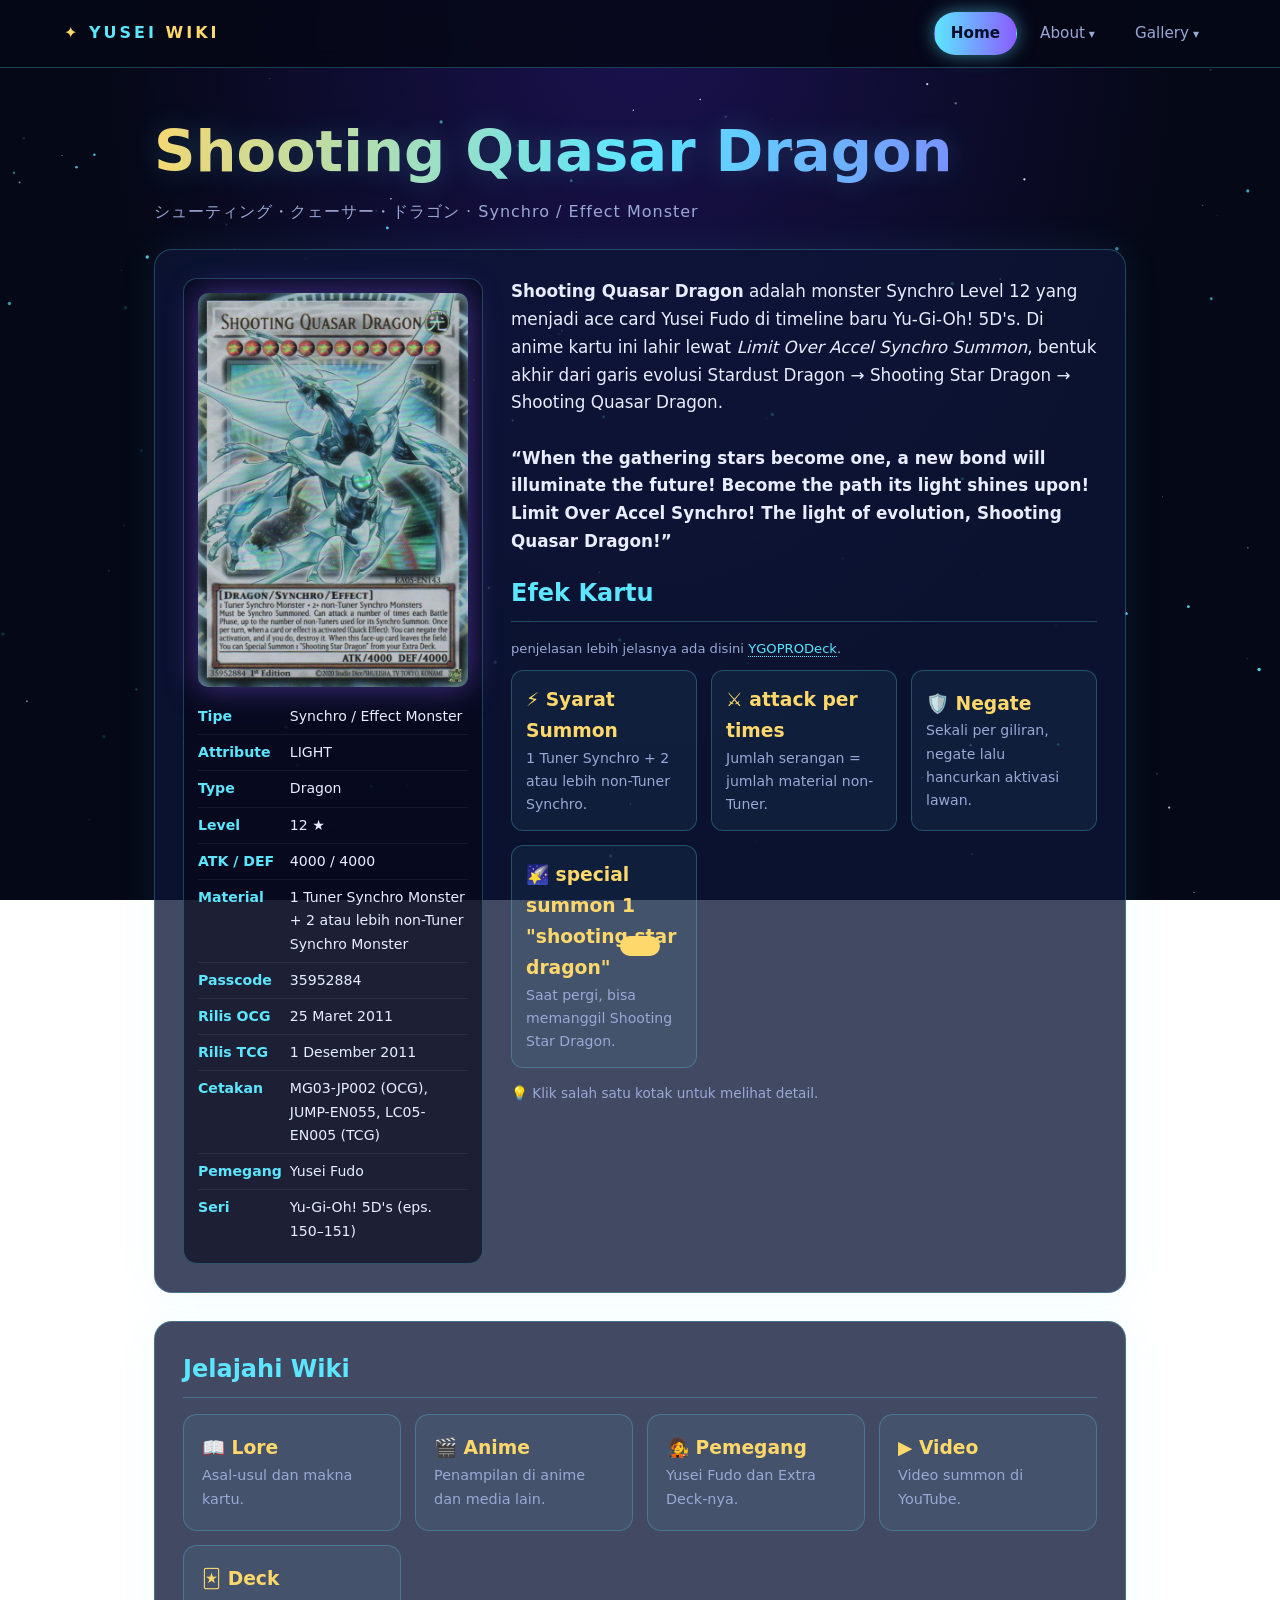
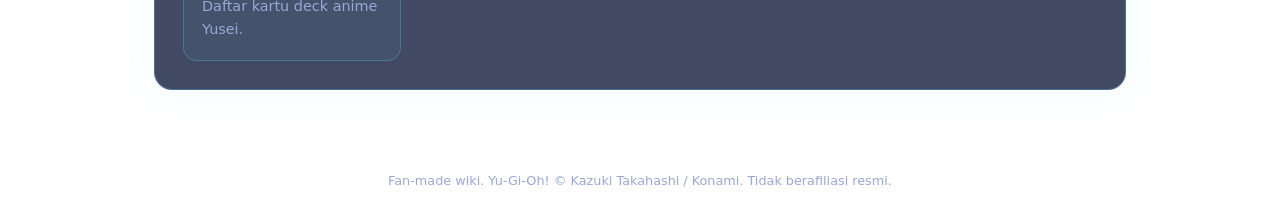
<file: index.html>
<!DOCTYPE html>
<html lang="id">
<head>
  <meta charset="UTF-8">
  <meta name="viewport" content="width=device-width, initial-scale=1">
  <title>Home – Shooting Quasar Dragon | YUSEI Wiki</title>
  <link rel="icon" href="images/yusei-fudo.jpg" type="image/x-icon">
  <link rel="stylesheet" href="uts4.css">
</head>
<body>
  <canvas id="stars" aria-hidden="true"></canvas>
  <header class="topbar" id="topbar"></header>

  <main class="wrap">
    <h1 class="title">Shooting Quasar Dragon</h1>
    <p class="subtitle">シューティング・クェーサー・ドラゴン · Synchro / Effect Monster</p>

    <!-- ============ RINGKASAN ============ -->
    <section class="panel" id="ringkasan">
      <div class="layout">
        <aside class="infobox">
          <div class="infobox-img" id="mainCard"></div>
          <table>
            <tr><th>Tipe</th><td>Synchro / Effect Monster</td></tr>
            <tr><th>Attribute</th><td>LIGHT</td></tr>
            <tr><th>Type</th><td>Dragon</td></tr>
            <tr><th>Level</th><td>12 ★</td></tr>
            <tr><th>ATK / DEF</th><td>4000 / 4000</td></tr>
            <tr><th>Material</th><td>1 Tuner Synchro Monster + 2 atau lebih non-Tuner Synchro Monster</td></tr>
            <tr><th>Passcode</th><td>35952884</td></tr>
            <tr><th>Rilis OCG</th><td>25 Maret 2011</td></tr>
            <tr><th>Rilis TCG</th><td>1 Desember 2011</td></tr>
            <tr><th>Cetakan</th><td>MG03-JP002 (OCG), JUMP-EN055, LC05-EN005 (TCG)</td></tr>
            <tr><th>Pemegang</th><td>Yusei Fudo</td></tr>
            <tr><th>Seri</th><td>Yu-Gi-Oh! 5D's (eps. 150–151)</td></tr>
          </table>
        </aside>

        <article class="content">
          <p class="lead">
            <b>Shooting Quasar Dragon</b> adalah monster Synchro Level 12 yang menjadi ace card
            Yusei Fudo di timeline baru Yu-Gi-Oh! 5D's. Di anime kartu ini lahir lewat
            <i>Limit Over Accel Synchro Summon</i>, bentuk akhir dari garis evolusi Stardust Dragon →
            Shooting Star Dragon → Shooting Quasar Dragon.
            <br>
            <br>
            <b>“When the gathering stars become one, a new bond will illuminate the future! Become the path its light shines upon! Limit Over Accel Synchro! The light of evolution, Shooting Quasar Dragon!”</b>
          </p>

          <h2>Efek Kartu</h2>
          <p class="src">
            penjelasan lebih jelasnya ada disini
            <a href="https://ygoprodeck.com/card/shooting-quasar-dragon-3040" target="_blank" rel="noopener">YGOPRODeck</a>.
          </p>

          <div class="cards-grid">
            <button class="feature" data-info="Kartu ini harus di-Synchro Summon dan tidak bisa di-Special Summon dengan cara lain.">
              <h3>⚡ Syarat Summon</h3>
              <p>1 Tuner Synchro + 2 atau lebih non-Tuner Synchro.</p>
            </button>
            <button class="feature" data-info="Maksimal serangan per Battle Phase sama dengan jumlah monster non-Tuner yang dipakai sebagai Synchro Material. Catatan ruling: bila Skill Drain aktif saat serangan ke-2 dan seterusnya, efeknya ternegasi dan serangan berhenti. Dengan Twin Swords of Flashing Light - Tryce, kartu ini tetap maksimal 3 serangan bila efeknya sendiri memberi 3 serangan.">
              <h3>⚔️ attack per times</h3>
              <p>Jumlah serangan = jumlah material non-Tuner.</p>
            </button>
            <button class="feature" data-info="Sekali per giliran, di giliran siapa pun, saat sebuah kartu atau efek diaktifkan: kamu dapat negate aktivasinya, dan jika berhasil, menghancurkannya.">
              <h3>🛡️ Negate</h3>
              <p>Sekali per giliran, negate lalu hancurkan aktivasi lawan.</p>
            </button>
            <button class="feature" data-info="Saat kartu ini meninggalkan lapangan: kamu dapat Special Summon 1 &quot;Shooting Star Dragon&quot; dari Extra Deck.">
              <h3>🌠 special summon 1 "shooting star dragon"</h3>
              <p>Saat pergi, bisa memanggil Shooting Star Dragon.</p>
            </button>
          </div>

          <p class="hint">💡 Klik salah satu kotak untuk melihat detail.</p>
          <div class="infopop" id="infopop"></div>
        </article>
      </div>
    </section>

    <!-- ============ JELAJAHI (pintasan ke halaman lain) ============ -->
    <section class="panel" id="jelajahi" style="margin-top:28px">
      <h2>Jelajahi Wiki</h2>
      <div class="explore">
        <a class="explore-card" href="lore.html"><h3>📖 Lore</h3><p>Asal-usul dan makna kartu.</p></a>
        <a class="explore-card" href="anime.html"><h3>🎬 Anime</h3><p>Penampilan di anime dan media lain.</p></a>
        <a class="explore-card" href="pemegang.html"><h3>🧑‍🎤 Pemegang</h3><p>Yusei Fudo dan Extra Deck-nya.</p></a>
        <a class="explore-card" href="video.html"><h3>▶️ Video</h3><p>Video summon di YouTube.</p></a>
        <a class="explore-card" href="deck.html"><h3>🃏 Deck</h3><p>Daftar kartu deck anime Yusei.</p></a>
      </div>
    </section>
  </main>

  <footer>Fan-made wiki. Yu-Gi-Oh! © Kazuki Takahashi / Konami. Tidak berafiliasi resmi.</footer>
  <div class="toast" id="toast" role="status"></div>

  <script src="datauts4.js"></script>
  <script src="uts4.js"></script>
</body>
</html>
</file>
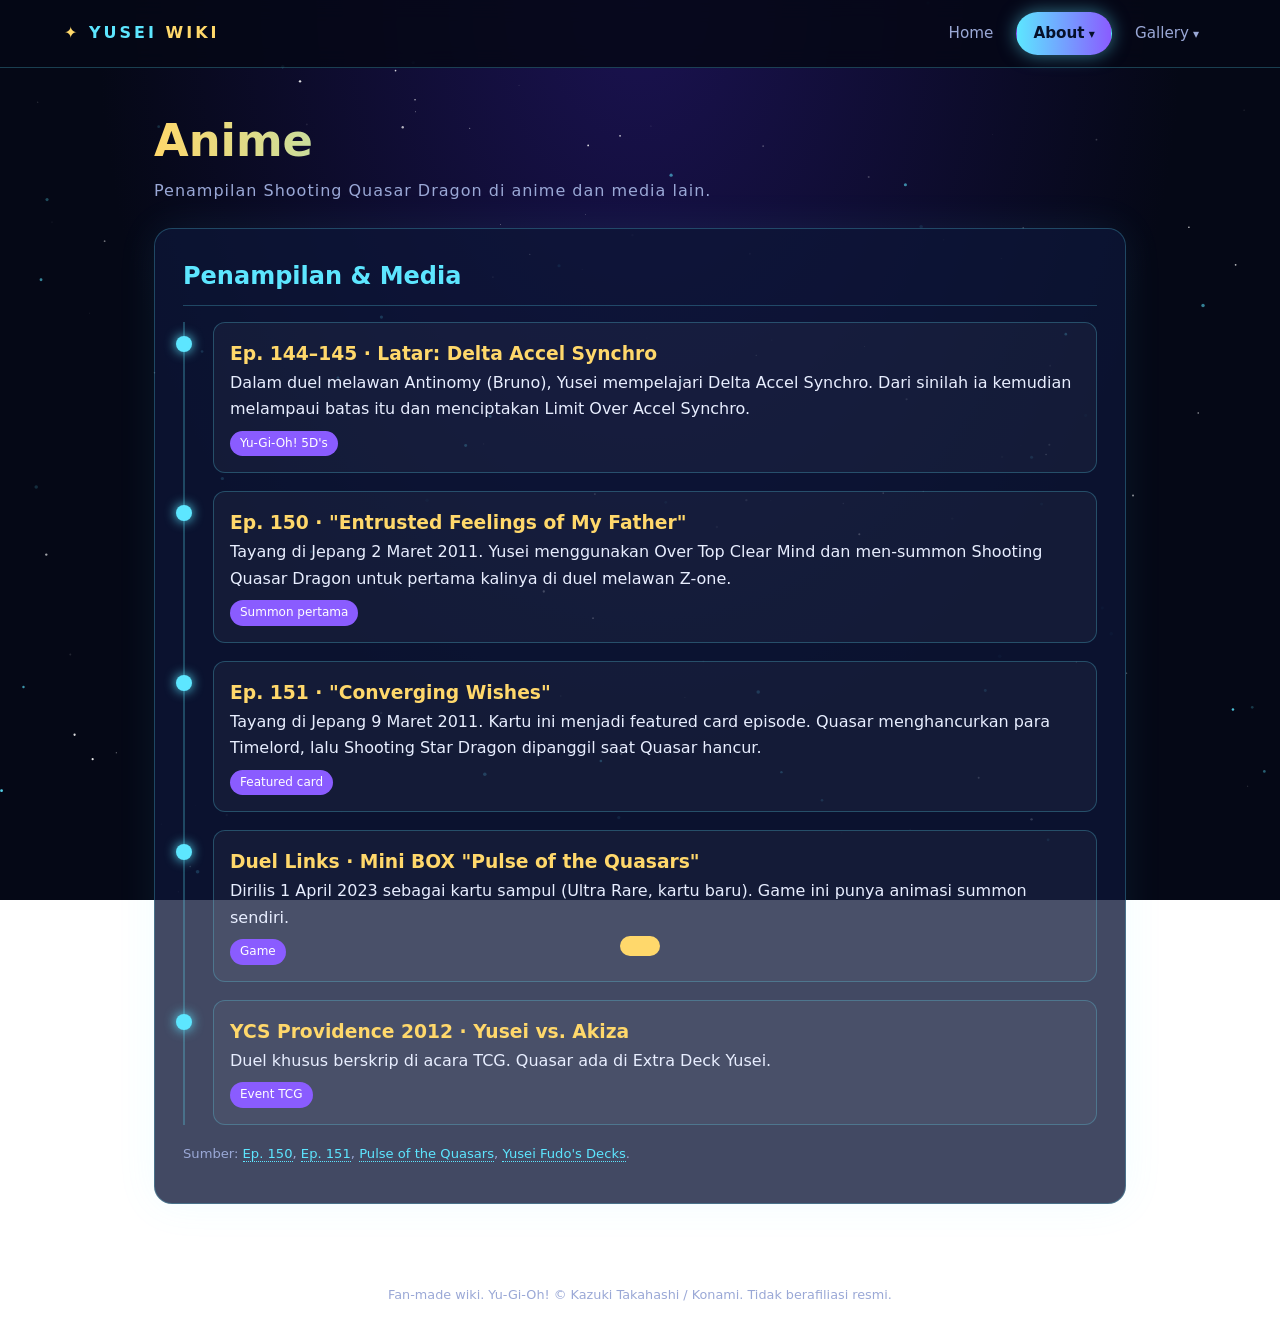
<file: anime.html>
<!DOCTYPE html>
<html lang="id">
<head>
  <meta charset="UTF-8">
  <meta name="viewport" content="width=device-width, initial-scale=1">
  <title>Anime – YUSEI Wiki</title>
  <link rel="icon" href="images/yusei-fudo.jpg" type="image/x-icon">
  <link rel="stylesheet" href="uts4.css">
</head>
<body>
  <canvas id="stars" aria-hidden="true"></canvas>
  <header class="topbar" id="topbar"></header>

  <main class="wrap">
    <h1 class="page-title">Anime</h1>
    <p class="subtitle">Penampilan Shooting Quasar Dragon di anime dan media lain.</p>

    <section class="panel" id="anime">
      <h2>Penampilan &amp; Media</h2>

      <div class="timeline">
        <div class="tl-item">
          <div class="dot"></div>
          <div class="tl-card">
            <h3>Ep. 144–145 · Latar: Delta Accel Synchro</h3>
            <p>Dalam duel melawan Antinomy (Bruno), Yusei mempelajari Delta Accel Synchro. Dari sinilah
              ia kemudian melampaui batas itu dan menciptakan Limit Over Accel Synchro.</p>
            <span class="badge">Yu-Gi-Oh! 5D's</span>
          </div>
        </div>

        <div class="tl-item">
          <div class="dot"></div>
          <div class="tl-card">
            <h3>Ep. 150 · "Entrusted Feelings of My Father"</h3>
            <p>Tayang di Jepang 2 Maret 2011. Yusei menggunakan Over Top Clear Mind dan men-summon
              Shooting Quasar Dragon untuk pertama kalinya di duel melawan Z-one.</p>
            <span class="badge">Summon pertama</span>
          </div>
        </div>

        <div class="tl-item">
          <div class="dot"></div>
          <div class="tl-card">
            <h3>Ep. 151 · "Converging Wishes"</h3>
            <p>Tayang di Jepang 9 Maret 2011. Kartu ini menjadi featured card episode. Quasar menghancurkan
              para Timelord, lalu Shooting Star Dragon dipanggil saat Quasar hancur.</p>
            <span class="badge">Featured card</span>
          </div>
        </div>

        <div class="tl-item">
          <div class="dot"></div>
          <div class="tl-card">
            <h3>Duel Links · Mini BOX "Pulse of the Quasars"</h3>
            <p>Dirilis 1 April 2023 sebagai kartu sampul (Ultra Rare, kartu baru). Game ini punya animasi
              summon sendiri.</p>
            <span class="badge">Game</span>
          </div>
        </div>

        <div class="tl-item">
          <div class="dot"></div>
          <div class="tl-card">
            <h3>YCS Providence 2012 · Yusei vs. Akiza</h3>
            <p>Duel khusus berskrip di acara TCG. Quasar ada di Extra Deck Yusei.</p>
            <span class="badge">Event TCG</span>
          </div>
        </div>
      </div>

      <p class="src">
        Sumber:
        <a href="https://yugipedia.com/wiki/Yu-Gi-Oh!_5D%27s_-_Episode_150" target="_blank" rel="noopener">Ep. 150</a>,
        <a href="https://yugipedia.com/wiki/Yu-Gi-Oh!_5D's_-_Episode_151" target="_blank" rel="noopener">Ep. 151</a>,
        <a href="https://yugipedia.com/wiki/Pulse_of_the_Quasars" target="_blank" rel="noopener">Pulse of the Quasars</a>,
        <a href="https://yugipedia.com/wiki/Yusei_Fudo%27s_Decks" target="_blank" rel="noopener">Yusei Fudo's Decks</a>.
      </p>
    </section>
  </main>

  <footer>Fan-made wiki. Yu-Gi-Oh! © Kazuki Takahashi / Konami. Tidak berafiliasi resmi.</footer>
  <div class="toast" id="toast" role="status"></div>

  <script src="datauts4.js"></script>
  <script src="uts4.js"></script>
</body>
</html>
</file>
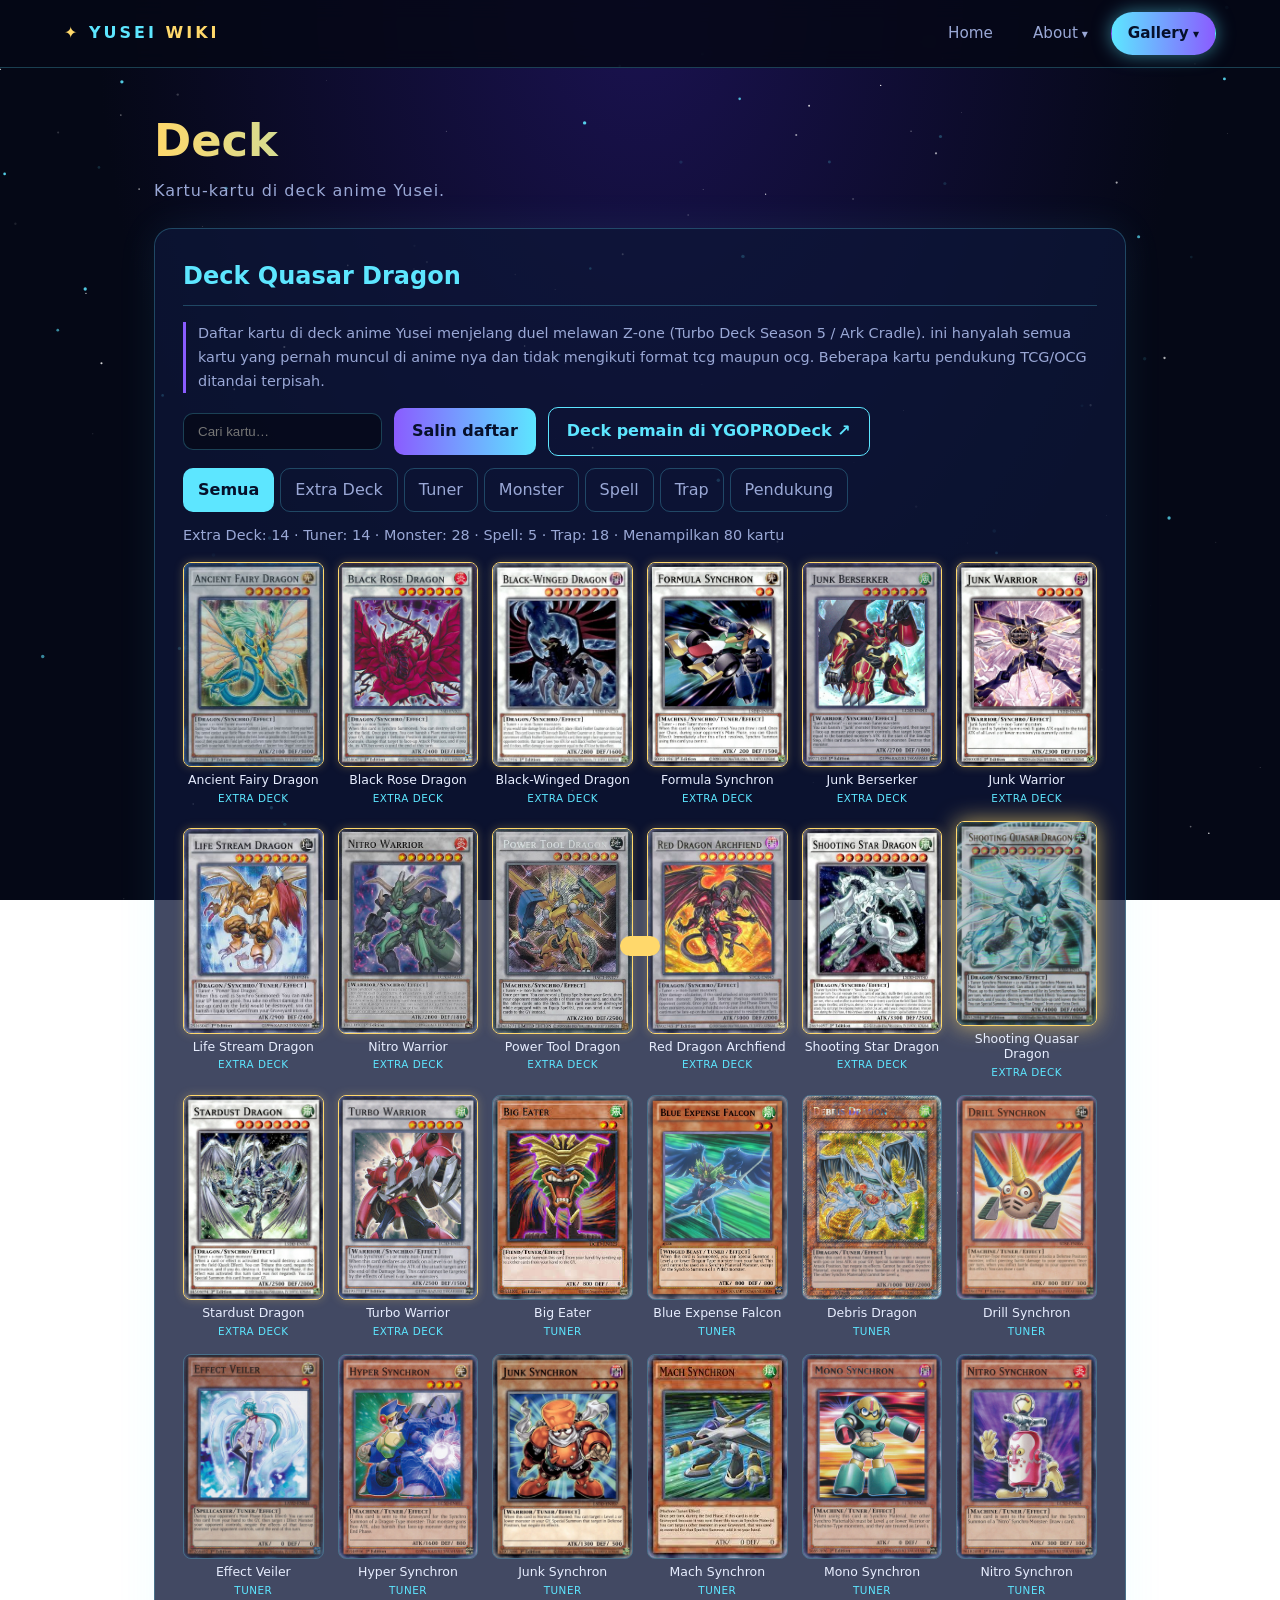
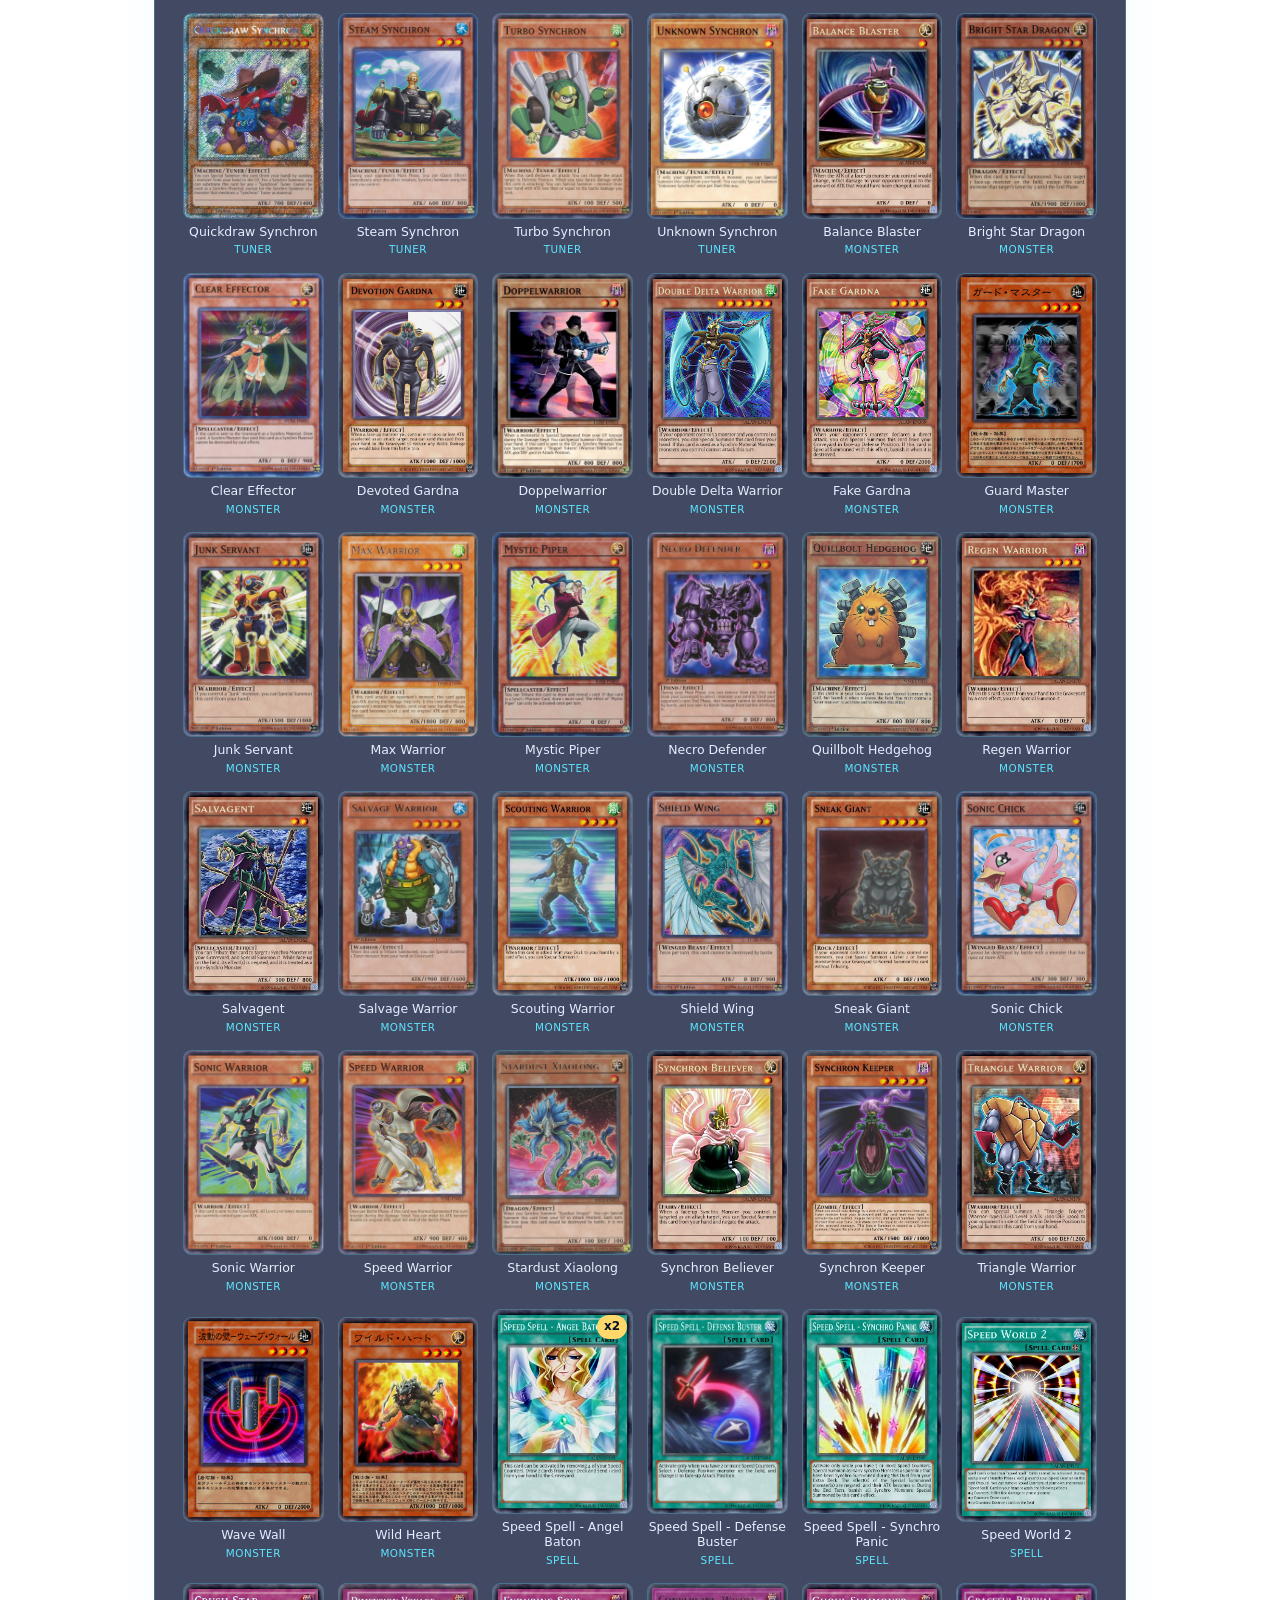
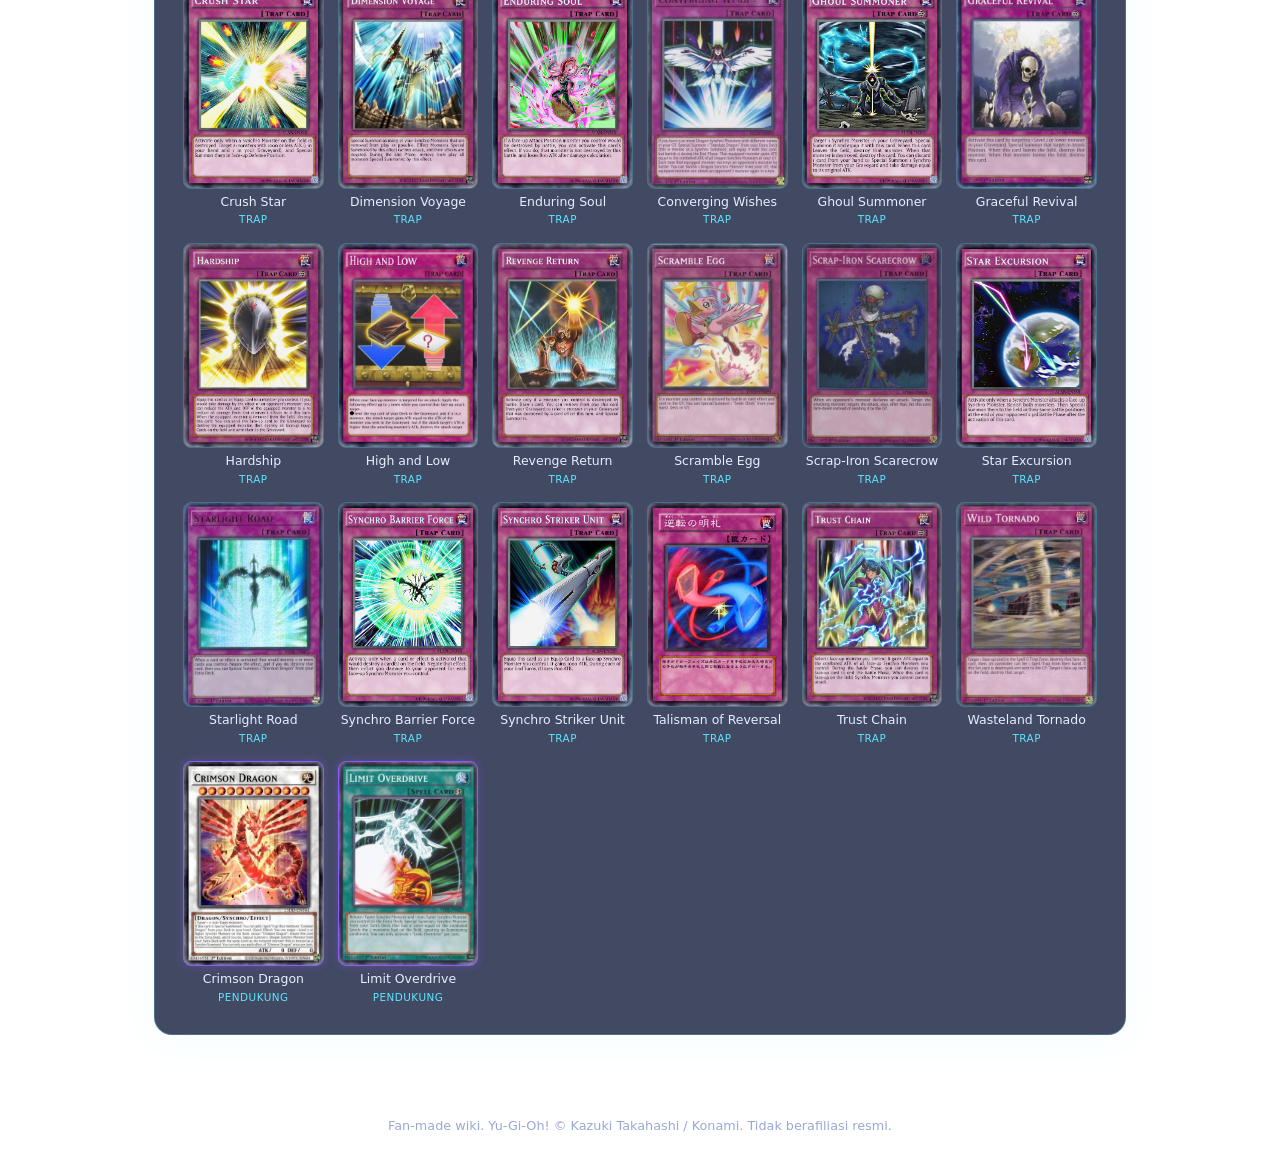
<file: deck.html>
<!DOCTYPE html>
<html lang="id">
<head>
  <meta charset="UTF-8">
  <meta name="viewport" content="width=device-width, initial-scale=1">
  <title>Deck – YUSEI Wiki</title>
  <link rel="icon" href="images/yusei-fudo.jpg" type="image/x-icon">
  <link rel="stylesheet" href="uts4.css">
</head>
<body>
  <canvas id="stars" aria-hidden="true"></canvas>
  <header class="topbar" id="topbar"></header>

  <main class="wrap">
    <h1 class="page-title">Deck</h1>
    <p class="subtitle">Kartu-kartu di deck anime Yusei.</p>

    <section class="panel" id="deck">
      <h2>Deck Quasar Dragon</h2>
      <p class="deck-note">
        Daftar kartu di deck anime Yusei menjelang duel melawan Z-one (Turbo Deck Season 5 / Ark Cradle).
        ini hanyalah semua kartu yang pernah muncul di anime nya dan tidak mengikuti format tcg maupun ocg. Beberapa kartu pendukung TCG/OCG ditandai terpisah.
      </p>

      <div class="deck-tools">
        <input type="search" id="search" placeholder="Cari kartu…">
        <button class="btn" id="copyDeck">Salin daftar</button>
        <a class="btn alt" href="https://ygoprodeck.com/deck-search/?&cardcode=Shooting%20Quasar%20Dragon%7C&offset=0"
           target="_blank" rel="noopener">Deck pemain di YGOPRODeck ↗</a>
      </div>

      <div class="filters" id="filters"></div>
      <div class="deck-stats" id="deckStats"></div>
      <div class="deck-grid" id="deckGrid"></div>
    </section>
  </main>

  <!-- ============ MODAL KARTU ============ -->
  <div class="modal" id="modal" role="dialog" aria-modal="true" aria-labelledby="modalName">
    <div class="modal-box">
      <button class="close" id="closeModal" aria-label="Tutup">✕</button>
      <div class="modal-img" id="modalImg"></div>
      <div class="modal-text">
        <h3 id="modalName"></h3>
        <p class="meta" id="modalMeta"></p>
        <p id="modalDesc"></p>
        <p class="links" id="modalLinks"></p>
      </div>
    </div>
  </div>

  <footer>Fan-made wiki. Yu-Gi-Oh! © Kazuki Takahashi / Konami. Tidak berafiliasi resmi.</footer>
  <div class="toast" id="toast" role="status"></div>

  <script src="datauts4.js"></script>
  <script src="uts4.js"></script>
</body>
</html>
</file>
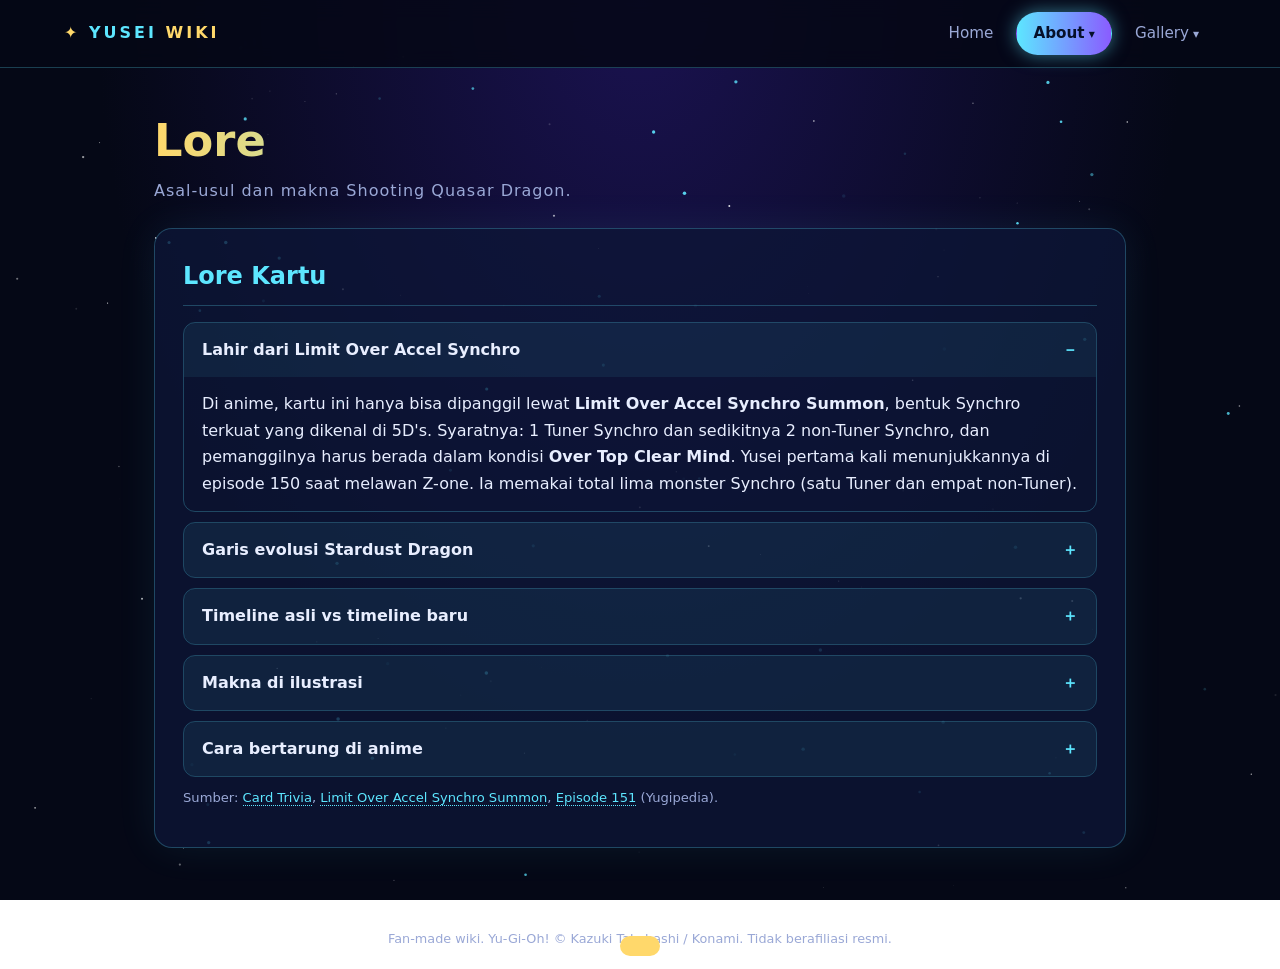
<file: lore.html>
<!DOCTYPE html>
<html lang="id">
<head>
  <meta charset="UTF-8">
  <meta name="viewport" content="width=device-width, initial-scale=1">
  <title>Lore – YUSEI Wiki</title>
  <link rel="icon" href="images/yusei-fudo.jpg" type="image/x-icon">
  <link rel="stylesheet" href="uts4.css">
</head>
<body>
  <canvas id="stars" aria-hidden="true"></canvas>
  <header class="topbar" id="topbar"></header>

  <main class="wrap">
    <h1 class="page-title">Lore</h1>
    <p class="subtitle">Asal-usul dan makna Shooting Quasar Dragon.</p>

    <section class="panel" id="lore">
      <h2>Lore Kartu</h2>

      <div class="accordion">
        <div class="acc-item open">
          <button class="acc-head">Lahir dari Limit Over Accel Synchro</button>
          <div class="acc-body"><div class="acc-inner"><p>
            Di anime, kartu ini hanya bisa dipanggil lewat <b>Limit Over Accel Synchro Summon</b>, bentuk
            Synchro terkuat yang dikenal di 5D's. Syaratnya: 1 Tuner Synchro dan sedikitnya 2 non-Tuner
            Synchro, dan pemanggilnya harus berada dalam kondisi <b>Over Top Clear Mind</b>. Yusei pertama
            kali menunjukkannya di episode 150 saat melawan Z-one. Ia memakai total lima monster Synchro
            (satu Tuner dan empat non-Tuner).
          </p></div></div>
        </div>

        <div class="acc-item">
          <button class="acc-head">Garis evolusi Stardust Dragon</button>
          <div class="acc-body"><div class="acc-inner"><p>
            Kartu ini adalah bentuk Limit Over Accel Synchro dari Stardust Dragon. Urutannya: Stardust
            Dragon → Shooting Star Dragon → Shooting Quasar Dragon. Efek terakhirnya pun mengikuti garis
            itu, karena saat Quasar pergi, Shooting Star Dragon bisa dipanggil kembali.
          </p></div></div>
        </div>

        <div class="acc-item">
          <button class="acc-head">Timeline asli vs timeline baru</button>
          <div class="acc-body"><div class="acc-inner"><p>
            Di timeline asli, ace pamungkas Yusei adalah <b>Cosmic Blazar Dragon</b> (Delta Accel Synchro),
            kartu yang tidak pernah muncul di layar. Kedatangan Z-one mengubah masa depan itu, sehingga
            Yusei mengembangkan Over Top Clear Mind dan melahirkan Shooting Quasar Dragon sebagai ace
            pamungkasnya di timeline baru. Kartu ini juga punya padanan Duel Dragon bernama
            <b>Stardust Sifr Divine Dragon</b>.
          </p></div></div>
        </div>

        <div class="acc-item">
          <button class="acc-head">Makna di ilustrasi</button>
          <div class="acc-body"><div class="acc-inner"><p>
            Enam cincin Synchro Summon berwarna berbeda muncul di ilustrasi kartu ini. Cincin-cincin itu
            merujuk pada enam Signer Dragon yang terkait dengan kartunya. Monster ini juga muncul di
            ilustrasi spell <i>Limit Overdrive</i>.
          </p></div></div>
        </div>

        <div class="acc-item">
          <button class="acc-head">Cara bertarung di anime</button>
          <div class="acc-body"><div class="acc-inner"><p>
            Saat dipanggil, lima orb muncul mengelilingi naga ini, masing-masing mewakili satu material
            Synchro. Dengan serangan <i>The Creation Burst</i>, Quasar menghancurkan monster-monster
            Timelord milik Z-one satu per satu. Orb terakhir, milik Life Stream Dragon, ditembakkan ke
            Sandaion, lalu Shooting Star Dragon dipanggil sebagai penggantinya.
          </p></div></div>
        </div>
      </div>

      <p class="src">
        Sumber:
        <a href="https://yugipedia.com/wiki/Card_Trivia:Shooting_Quasar_Dragon" target="_blank" rel="noopener">Card Trivia</a>,
        <a href="https://yugipedia.com/wiki/Limit_Over_Accel_Synchro_Summon" target="_blank" rel="noopener">Limit Over Accel Synchro Summon</a>,
        <a href="https://yugipedia.com/wiki/Yu-Gi-Oh!_5D's_-_Episode_151" target="_blank" rel="noopener">Episode 151</a> (Yugipedia).
      </p>
    </section>
  </main>

  <footer>Fan-made wiki. Yu-Gi-Oh! © Kazuki Takahashi / Konami. Tidak berafiliasi resmi.</footer>
  <div class="toast" id="toast" role="status"></div>

  <script src="datauts4.js"></script>
  <script src="uts4.js"></script>
</body>
</html>
</file>
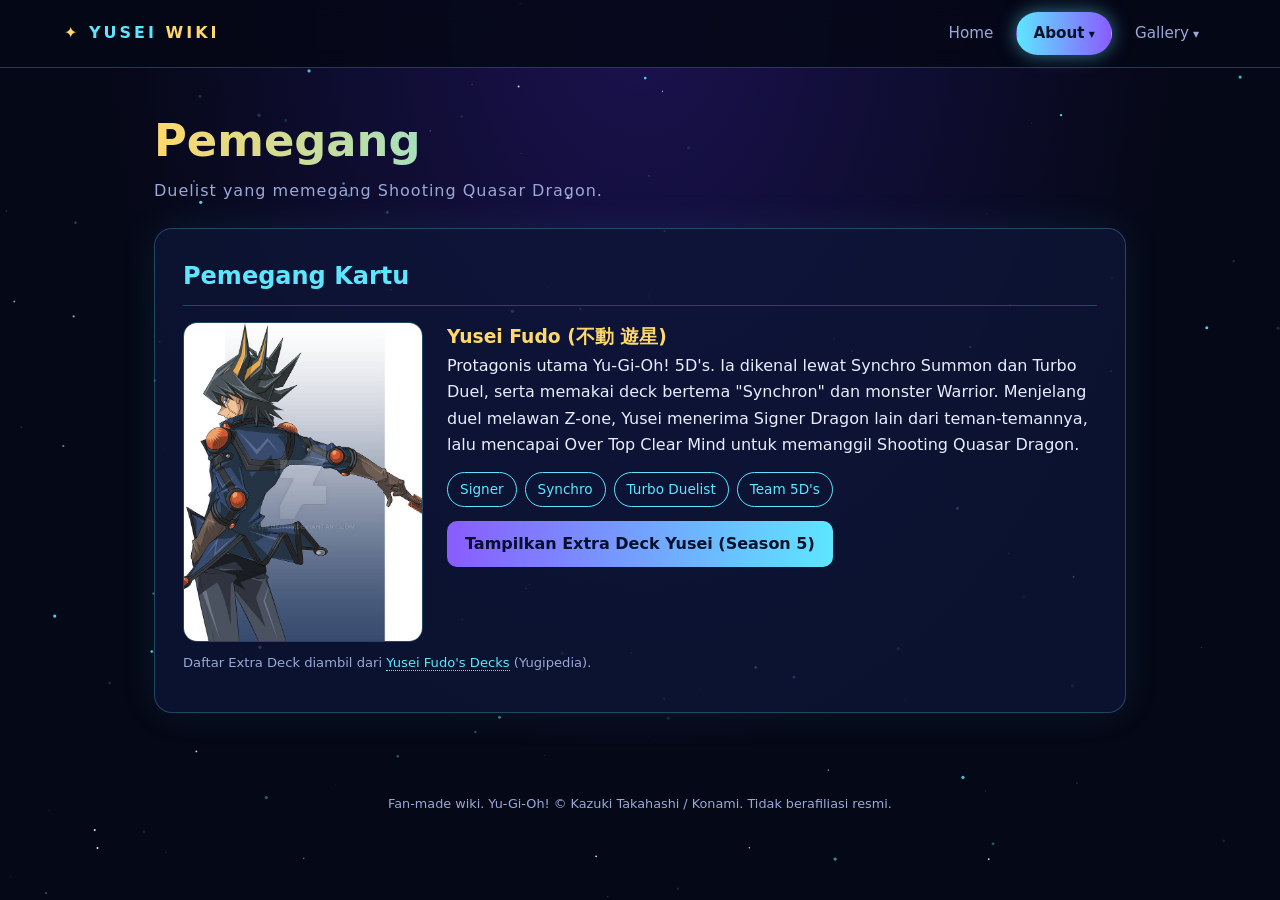
<file: pemegang.html>
<!DOCTYPE html>
<html lang="id">
<head>
  <meta charset="UTF-8">
  <meta name="viewport" content="width=device-width, initial-scale=1">
  <title>Pemegang – YUSEI Wiki</title>
  <link rel="icon" href="images/yusei-fudo.jpg" type="image/x-icon">
  <link rel="stylesheet" href="uts4.css">
</head>
<body>
  <canvas id="stars" aria-hidden="true"></canvas>
  <header class="topbar" id="topbar"></header>

  <main class="wrap">
    <h1 class="page-title">Pemegang</h1>
    <p class="subtitle">Duelist yang memegang Shooting Quasar Dragon.</p>

    <section class="panel" id="pemegang">
      <h2>Pemegang Kartu</h2>

      <div class="holder">
        <div class="holder-img" id="holderImg"></div>
        <div>
          <h3>Yusei Fudo (不動 遊星)</h3>
          <p>
            Protagonis utama Yu-Gi-Oh! 5D's. Ia dikenal lewat Synchro Summon dan Turbo Duel, serta memakai
            deck bertema "Synchron" dan monster Warrior. Menjelang duel melawan Z-one, Yusei menerima
            Signer Dragon lain dari teman-temannya, lalu mencapai Over Top Clear Mind untuk memanggil
            Shooting Quasar Dragon.
          </p>
          <div class="chips">
            <span class="chip">Signer</span>
            <span class="chip">Synchro</span>
            <span class="chip">Turbo Duelist</span>
            <span class="chip">Team 5D's</span>
          </div>
          <button class="btn" id="holderBtn"></button>
          <ul class="ace-list" id="aceList" hidden></ul>
        </div>
      </div>

      <p class="src">
        Daftar Extra Deck diambil dari
        <a href="https://yugipedia.com/wiki/Yusei_Fudo%27s_Decks" target="_blank" rel="noopener">Yusei Fudo's Decks</a> (Yugipedia).
      </p>
    </section>
  </main>

  <footer>Fan-made wiki. Yu-Gi-Oh! © Kazuki Takahashi / Konami. Tidak berafiliasi resmi.</footer>
  <div class="toast" id="toast" role="status"></div>

  <script src="datauts4.js"></script>
  <script src="uts4.js"></script>
</body>
</html>
</file>
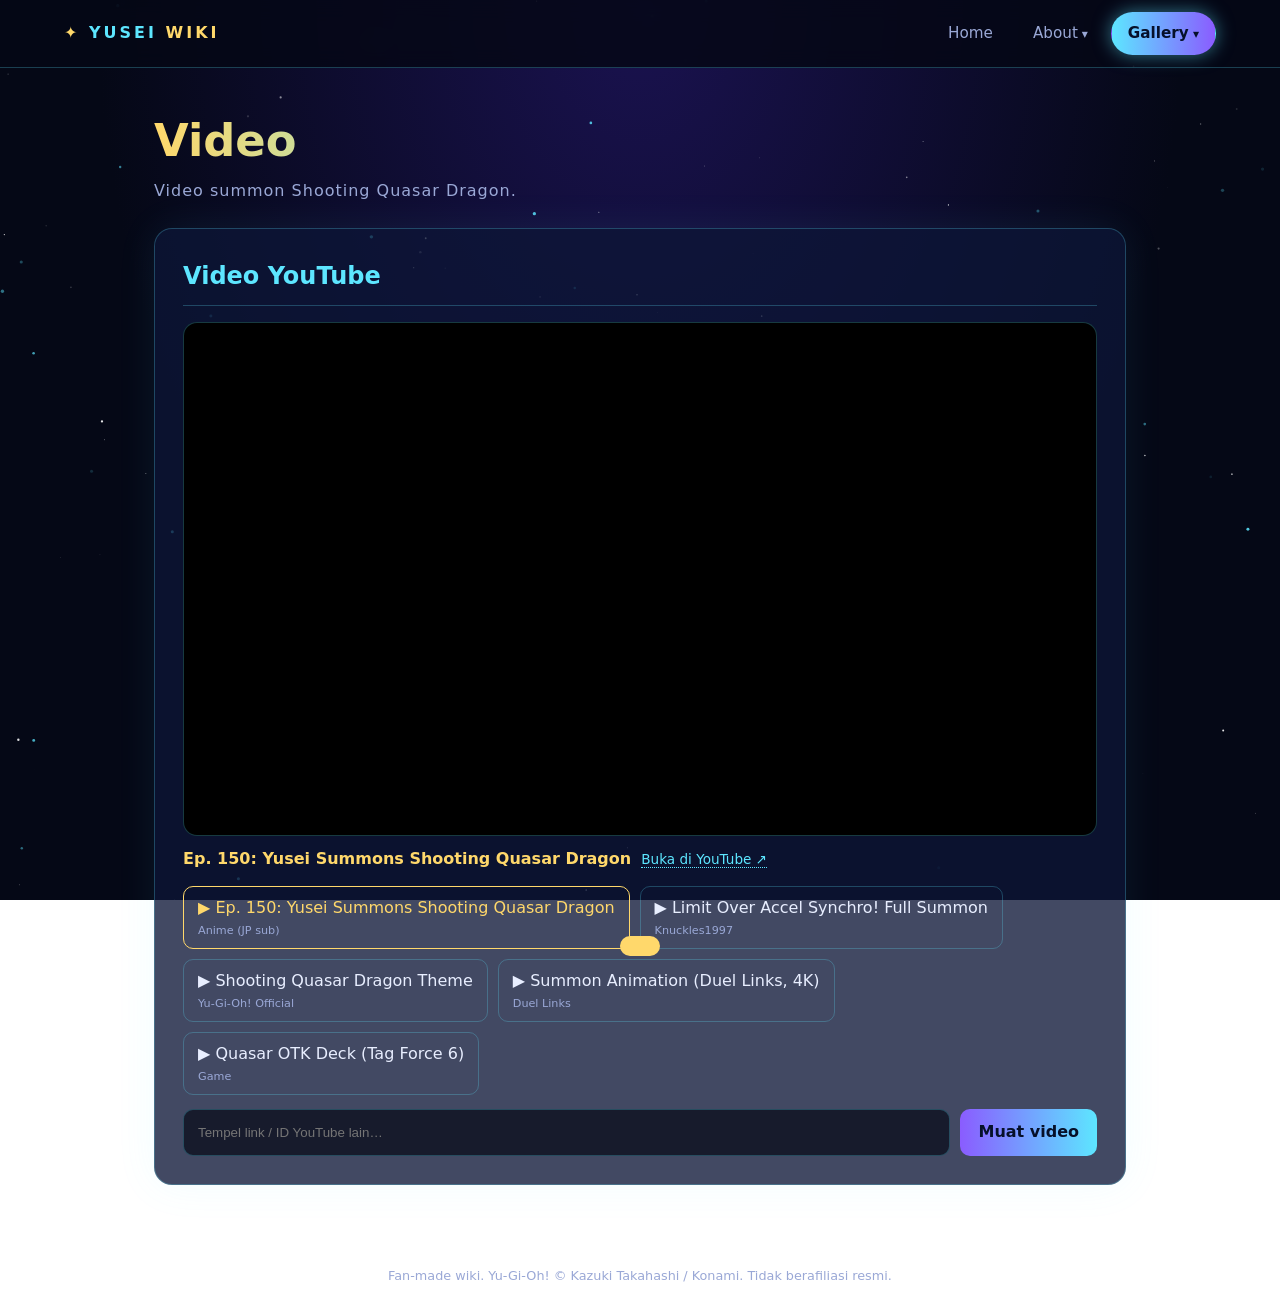
<file: video.html>
<!DOCTYPE html>
<html lang="id">
<head>
  <meta charset="UTF-8">
  <meta name="viewport" content="width=device-width, initial-scale=1">
  <title>Video – YUSEI Wiki</title>
  <link rel="icon" href="images/yusei-fudo.jpg" type="image/x-icon">
  <link rel="stylesheet" href="uts4.css">
</head>
<body>
  <canvas id="stars" aria-hidden="true"></canvas>
  <header class="topbar" id="topbar"></header>

  <main class="wrap">
    <h1 class="page-title">Video</h1>
    <p class="subtitle">Video summon Shooting Quasar Dragon.</p>

    <section class="panel" id="video">
      <h2>Video YouTube</h2>

      <div class="video-box">
        <iframe id="player" title="Shooting Quasar Dragon"
                allow="accelerometer; autoplay; clipboard-write; encrypted-media; gyroscope; picture-in-picture; web-share"
                referrerpolicy="strict-origin-when-cross-origin" allowfullscreen loading="lazy"></iframe>
      </div>
      <p class="vid-now" id="vidNow"></p>
      <div class="video-list" id="videoList"></div>

      <div class="vid-custom">
        <input type="text" id="vidInput" placeholder="Tempel link / ID YouTube lain…">
        <button class="btn" id="vidBtn">Muat video</button>
      </div>
    </section>
  </main>

  <footer>Fan-made wiki. Yu-Gi-Oh! © Kazuki Takahashi / Konami. Tidak berafiliasi resmi.</footer>
  <div class="toast" id="toast" role="status"></div>

  <script src="datauts4.js"></script>
  <script src="uts4.js"></script>
</body>
</html>
</file>
<file: uts4.css>
/* ---------- 1. Variabel ---------- */
:root {
  --bg: #050816;
  --bg2: #0b1230;
  --panel: rgba(14, 22, 56, .78);
  --cyan: #5de6ff;
  --violet: #8a5cff;
  --gold: #ffd86b;
  --text: #e8eeff;
  --muted: #9aa8d6;
  --line: rgba(93, 230, 255, .25);
  --card-ratio: 59 / 86;
}

/* ---------- 2. Dasar ---------- */
*, *::before, *::after { box-sizing: border-box; margin: 0; padding: 0; }
html { scroll-behavior: smooth; }

body {
  min-height: 100vh;
  font-family: "Segoe UI", system-ui, sans-serif;
  line-height: 1.65;
  color: var(--text);
  background: radial-gradient(ellipse at top, #1a1250 0%, var(--bg) 60%) fixed;
}

#stars { position: fixed; inset: 0; z-index: 0; pointer-events: none; }

h2 { color: var(--cyan); margin-bottom: 16px; padding-bottom: 8px; border-bottom: 1px solid var(--line); }
h3 { color: var(--gold); }
code { background: rgba(255, 255, 255, .08); padding: 1px 6px; border-radius: 4px; color: var(--gold); }

a { color: var(--cyan); text-decoration: none; border-bottom: 1px dotted var(--cyan); }
a:hover { color: var(--gold); border-color: var(--gold); }

button { font: inherit; color: inherit; }

.wrap { position: relative; z-index: 1; max-width: 1100px; margin: 0 auto; padding: 36px 5vw 60px; }

.title {
  font-size: clamp(2rem, 6vw, 3.6rem);
  background: linear-gradient(90deg, var(--gold), var(--cyan), var(--violet));
  -webkit-background-clip: text;
  background-clip: text;
  color: transparent;
  text-shadow: 0 0 30px rgba(93, 230, 255, .2);
}
.subtitle { color: var(--muted); margin-bottom: 24px; letter-spacing: 1px; }

.hint { color: var(--muted); font-size: .85rem; margin-top: 14px; }
.src  { color: var(--muted); font-size: .82rem; margin: 10px 0; }

footer { position: relative; z-index: 1; text-align: center; color: var(--muted); font-size: .8rem; padding: 20px; }

/* ---------- 3. Navigasi ---------- */
.topbar {
  position: sticky; top: 0; z-index: 20;
  display: flex; flex-wrap: wrap; gap: 10px; align-items: center; justify-content: space-between;
  padding: 12px 5vw;
  background: rgba(5, 8, 22, .85);
  backdrop-filter: blur(10px);
  border-bottom: 1px solid var(--line);
}
.brand { font-weight: 800; letter-spacing: 3px; color: var(--gold); }
.brand span { color: var(--cyan); }

.tabs { display: flex; flex-wrap: wrap; gap: 6px; }
.tab {
  padding: 8px 16px;
  border: 1px solid transparent;
  border-radius: 999px;
  background: transparent;
  color: var(--muted);
  font-size: .95rem;
  cursor: pointer;
  transition: .25s;
}
.tab:hover { color: var(--cyan); border-color: var(--line); }
.tab.active {
  color: #06102a;
  font-weight: 700;
  background: linear-gradient(90deg, var(--cyan), var(--violet));
  box-shadow: 0 0 18px rgba(93, 230, 255, .5);
}

/* ---------- 3b. DROPDOWN MENU ---------- */
.nav-toggle {
  display: none;
  padding: 6px 12px;
  border: 1px solid var(--line); border-radius: 10px;
  background: transparent; font-size: 1.3rem; cursor: pointer;
}

.menu { display: flex; flex-wrap: wrap; align-items: center; gap: 6px; list-style: none; }
.menu > li { position: relative; }


.dd-parent::after { content: " ▾"; font-size: .8em; }
.has-dropdown.open .dd-parent::after { content: " ▴"; }

.has-active > .dd-parent {
  color: #06102a; font-weight: 700;
  background: linear-gradient(90deg, var(--cyan), var(--violet));
  box-shadow: 0 0 18px rgba(93, 230, 255, .5);
}

.dropdown {
  position: absolute; top: 100%; left: 0;
  min-width: 180px; padding: 8px; margin-top: 6px;
  list-style: none;
  border: 1px solid var(--line); border-radius: 12px;
  background: var(--bg2);
  box-shadow: 0 12px 30px rgba(0, 0, 0, .5);
  opacity: 0; visibility: hidden; transform: translateY(8px);
  transition: .2s;
}
.dropdown::before { content: ""; position: absolute; top: -8px; left: 0; right: 0; height: 8px; }

.has-dropdown:hover > .dropdown,
.has-dropdown:focus-within > .dropdown,
.has-dropdown.open > .dropdown { opacity: 1; visibility: visible; transform: none; }

.dd-item {
  display: block; width: 100%;
  padding: 9px 12px;
  border: 0; border-radius: 8px;
  background: none; color: var(--muted);
  text-align: left; cursor: pointer; transition: .2s;
}
.dd-item:hover { color: var(--cyan); background: rgba(93, 230, 255, .08); }
.dd-item.active { color: var(--gold); font-weight: 700; }

/* ---------- 4. Komponen umum ---------- */
.btn {
  display: inline-block;
  padding: 10px 18px;
  border: none;
  border-radius: 10px;
  background: linear-gradient(90deg, var(--violet), var(--cyan));
  color: #06102a;
  font-weight: 700;
  cursor: pointer;
  transition: .25s;
}
.btn:hover { transform: translateY(-2px); box-shadow: 0 6px 20px rgba(93, 230, 255, .4); color: #06102a; }
.btn.alt { background: transparent; color: var(--cyan); border: 1px solid var(--cyan); }
.btn.alt:hover { background: var(--cyan); color: #06102a; }

input[type=text],
input[type=search] {
  padding: 10px 14px;
  border: 1px solid var(--line);
  border-radius: 10px;
  background: rgba(5, 8, 22, .7);
  color: var(--text);
  outline: none;
}
input:focus { border-color: var(--cyan); box-shadow: 0 0 10px rgba(93, 230, 255, .3); }

.chips { display: flex; flex-wrap: wrap; gap: 8px; margin: 14px 0; }
.chip  { padding: 5px 12px; border: 1px solid var(--cyan); border-radius: 999px; color: var(--cyan); font-size: .85rem; }
.badge { display: inline-block; margin-top: 8px; padding: 3px 10px; border-radius: 999px; background: var(--violet); color: #fff; font-size: .75rem; }


.ph {
  width: 100%; height: 100%;
  display: flex; flex-direction: column; align-items: center; justify-content: center;
  padding: 8px; text-align: center; font-size: .75rem; color: var(--cyan);
  background: repeating-linear-gradient(45deg, #101a45, #101a45 10px, #0c1438 10px, #0c1438 20px);
}
.ph b { font-size: 1.6rem; color: var(--gold); }
img { max-width: 100%; }

/* ---------- 5. Panel & isi tab ---------- */
.panel {
  padding: 28px;
  border: 1px solid var(--line);
  border-radius: 18px;
  background: var(--panel);
  box-shadow: 0 0 40px rgba(93, 230, 255, .08);
  animation: fade .4s ease;
}
.panel[hidden] { display: none; }
@keyframes fade { from { opacity: 0; transform: translateY(10px); } to { opacity: 1; transform: none; } }


.layout { display: grid; grid-template-columns: 300px 1fr; gap: 28px; }
.lead { font-size: 1.05rem; margin-bottom: 18px; }

.infobox { align-self: start; padding: 14px; border: 1px solid var(--line); border-radius: 14px; background: rgba(5, 8, 22, .6); }
.infobox-img {
  aspect-ratio: var(--card-ratio);
  margin-bottom: 12px;
  border-radius: 10px;
  overflow: hidden;
  box-shadow: 0 0 30px rgba(138, 92, 255, .5);
  transition: .4s;
}
.infobox-img:hover { transform: rotate(-2deg) scale(1.03); }
.infobox table { width: 100%; border-collapse: collapse; font-size: .88rem; }
.infobox th { width: 34%; padding: 6px 8px 6px 0; text-align: left; vertical-align: top; color: var(--cyan); }
.infobox td { padding: 6px 0; }
.infobox tr + tr th,
.infobox tr + tr td { border-top: 1px solid rgba(255, 255, 255, .06); }

.cards-grid { display: grid; grid-template-columns: repeat(auto-fit, minmax(180px, 1fr)); gap: 14px; margin-top: 10px; }
.feature {
  display: block; width: 100%; padding: 14px;
  text-align: left;
  border: 1px solid var(--line);
  border-radius: 12px;
  background: rgba(93, 230, 255, .06);
  cursor: pointer;
  transition: .25s;
}
.feature:hover, .feature.active { border-color: var(--gold); transform: translateY(-4px); box-shadow: 0 8px 24px rgba(255, 216, 107, .18); }
.feature p { font-size: .88rem; color: var(--muted); }

.infopop {
  max-height: 0; overflow: hidden;
  margin-top: 14px; padding: 0 16px;
  border-left: 3px solid var(--gold);
  background: rgba(255, 216, 107, .08);
  transition: .35s;
}
.infopop.show { max-height: 260px; padding: 14px 16px; }

.acc-item { margin-bottom: 10px; border: 1px solid var(--line); border-radius: 12px; overflow: hidden; }
.acc-head {
  display: flex; justify-content: space-between; width: 100%;
  padding: 14px 18px;
  border: none;
  background: rgba(93, 230, 255, .07);
  font-size: 1rem; font-weight: 600; text-align: left;
  cursor: pointer;
}
.acc-head::after { content: "＋"; color: var(--cyan); }
.acc-item.open .acc-head::after { content: "－"; }

.acc-body { display: grid; grid-template-rows: 0fr; transition: grid-template-rows .35s ease; }
.acc-item.open .acc-body { grid-template-rows: 1fr; }
.acc-inner { min-height: 0; overflow: hidden; }
.acc-inner p { padding: 14px 18px; }

/* Anime – timeline */
.timeline { position: relative; padding-left: 28px; border-left: 2px solid var(--line); }
.tl-item { position: relative; margin-bottom: 18px; }
.dot { position: absolute; left: -37px; top: 14px; width: 16px; height: 16px; border-radius: 50%; background: var(--cyan); box-shadow: 0 0 12px var(--cyan); }
.tl-card { padding: 16px; border: 1px solid var(--line); border-radius: 12px; background: rgba(255, 255, 255, .04); transition: .25s; }
.tl-card:hover { transform: translateX(6px); border-color: var(--gold); }

/* Pemegang */
.holder { display: grid; grid-template-columns: 240px 1fr; gap: 24px; }
.holder-img { aspect-ratio: 3 / 4; border: 1px solid var(--line); border-radius: 14px; overflow: hidden; }
.ace-list { margin-top: 14px; padding-left: 20px; columns: 2; }
.ace-list li { margin: 4px 0; }
.ace-list li.hl { color: var(--gold); font-weight: 700; }

/* Video */
.video-box { aspect-ratio: 16 / 9; border: 1px solid var(--line); border-radius: 14px; overflow: hidden; background: #000; }
.video-box iframe { width: 100%; height: 100%; border: 0; }
.vid-now { margin-top: 10px; color: var(--gold); font-weight: 600; }
.vid-now a { margin-left: 10px; font-size: .85rem; font-weight: 400; }
.video-list { display: flex; flex-wrap: wrap; gap: 10px; margin: 14px 0; }
.vid-btn { padding: 8px 14px; border: 1px solid var(--line); border-radius: 10px; background: transparent; text-align: left; cursor: pointer; transition: .25s; }
.vid-btn small { display: block; font-size: .7rem; color: var(--muted); }
.vid-btn:hover, .vid-btn.active { border-color: var(--gold); color: var(--gold); }
.vid-custom { display: flex; flex-wrap: wrap; gap: 10px; }
.vid-custom input { flex: 1; min-width: 200px; }

/* ---------- 6. Deck ---------- */
.deck-note { margin-bottom: 14px; padding-left: 12px; border-left: 3px solid var(--violet); color: var(--muted); font-size: .9rem; }
.deck-tools { display: flex; flex-wrap: wrap; gap: 12px; align-items: center; margin-bottom: 12px; }
.filters { display: flex; flex-wrap: wrap; gap: 6px; margin-bottom: 12px; }
.filter { padding: 8px 14px; border: 1px solid var(--line); border-radius: 10px; background: transparent; color: var(--muted); cursor: pointer; }
.filter.active { background: var(--cyan); color: #06102a; font-weight: 700; }
.deck-stats { margin-bottom: 14px; color: var(--muted); font-size: .9rem; }

.deck-grid { display: grid; grid-template-columns: repeat(auto-fill, minmax(130px, 1fr)); gap: 14px; }
.card {
  position: relative; display: block;
  padding: 0; border: 0; background: none;
  text-align: center;
  cursor: pointer;
  transition: .3s;
}
.card:hover, .card:focus-visible { transform: translateY(-8px) scale(1.04); z-index: 2; filter: drop-shadow(0 0 14px rgba(93, 230, 255, .7)); outline: none; }
.card .img { aspect-ratio: var(--card-ratio); border: 1px solid var(--line); border-radius: 8px; overflow: hidden; }
.card .img img, .infobox-img img, .holder-img img, .modal-img img { display: block; width: 100%; height: 100%; object-fit: cover; }
.card .name { margin-top: 6px; font-size: .78rem; line-height: 1.2; }
.card .cat { display: block; margin-top: 2px; font-size: .65rem; letter-spacing: .5px; text-transform: uppercase; color: var(--cyan); }
.card .qty { position: absolute; top: 6px; right: 6px; padding: 2px 7px; border-radius: 999px; background: var(--gold); color: #06102a; font-size: .75rem; font-weight: 800; }

.card[data-c="extra"]   .img { border-color: var(--gold);   box-shadow: 0 0 10px rgba(255, 216, 107, .25); }
.card[data-c="support"] .img { border-color: var(--violet); box-shadow: 0 0 10px rgba(138, 92, 255, .3); }
.card.hero .img { box-shadow: 0 0 22px rgba(255, 216, 107, .7); }

/* ---------- 7. Modal & toast ---------- */
.modal { position: fixed; inset: 0; z-index: 50; display: none; align-items: center; justify-content: center; padding: 16px; background: rgba(0, 0, 0, .8); }
.modal.show { display: flex; animation: fade .25s; }
.modal-box {
  position: relative;
  display: grid; grid-template-columns: 260px 1fr; gap: 20px;
  width: 100%; max-width: 700px; padding: 20px;
  border: 1px solid var(--cyan); border-radius: 16px;
  background: var(--bg2);
  box-shadow: 0 0 50px rgba(93, 230, 255, .3);
}
.modal-img { aspect-ratio: var(--card-ratio); border-radius: 10px; overflow: hidden; }
.modal-text .meta { margin: 6px 0 8px; color: var(--cyan); font-size: .85rem; }
.links { display: flex; flex-wrap: wrap; gap: 14px; margin-top: 12px; font-size: .85rem; }
.close { position: absolute; top: 10px; right: 12px; border: none; background: none; font-size: 1.3rem; cursor: pointer; }
.modal-text #modalDesc { white-space: pre-line; line-height: 1.7; }
.toast {
  position: fixed; bottom: 24px; left: 50%; z-index: 60;
  padding: 10px 20px; border-radius: 999px;
  background: var(--gold); color: #06102a; font-weight: 700;
  transform: translate(-50%, 80px);
  transition: .35s;
}
.toast.show { transform: translate(-50%, 0); }

/* ---------- 8. Responsif ---------- */
@media (max-width: 860px) {

  .nav-toggle { display: block; }
  .nav { display: none; width: 100%; }
  .nav.open { display: block; }
  .menu { flex-direction: column; align-items: stretch; }

 
  .dd-parent { width: 100%; text-align: left; }
  .dropdown {
    position: static; display: none;
    margin: 4px 0 8px; box-shadow: none;
    opacity: 1; visibility: visible; transform: none;
  }
  .dropdown::before { display: none; }
  .has-dropdown.open > .dropdown { display: block; }
  .has-dropdown:hover > .dropdown:not(.x),
  .has-dropdown:focus-within > .dropdown:not(.x) { display: none; }
  .has-dropdown.open:hover > .dropdown,
  .has-dropdown.open:focus-within > .dropdown { display: block; }
}

@media (max-width: 760px) {
  .layout, .holder, .modal-box { grid-template-columns: 1fr; }
  .infobox, .holder-img { max-width: 280px; margin: auto; }
  .modal-img { max-width: 200px; margin: auto; }
  .ace-list { columns: 1; }
}

@media (prefers-reduced-motion: reduce) {
  *, *::before, *::after { animation: none !important; transition: none !important; }
  html { scroll-behavior: auto; }
}


a.brand { border: 0; }

.page-title {
  font-size: clamp(1.8rem, 5vw, 2.8rem);
  background: linear-gradient(90deg, var(--gold), var(--cyan), var(--violet));
  -webkit-background-clip: text;
  background-clip: text;
  color: transparent;
}

.nav-toggle {
  display: none;
  padding: 6px 12px;
  border: 1px solid var(--line); border-radius: 10px;
  background: transparent; font-size: 1.3rem; cursor: pointer;
}

.menu { display: flex; flex-wrap: wrap; align-items: center; gap: 6px; list-style: none; }
.menu > li { position: relative; }
.menu a.tab { display: block; }

.dd-parent::after { content: " ▾"; font-size: .8em; }
.has-dropdown.open .dd-parent::after { content: " ▴"; }

.has-active > .dd-parent {
  color: #06102a; font-weight: 700;
  background: linear-gradient(90deg, var(--cyan), var(--violet));
  box-shadow: 0 0 18px rgba(93, 230, 255, .5);
}

.dropdown {
  position: absolute; top: 100%; left: 0;
  min-width: 180px; padding: 8px; margin-top: 6px;
  list-style: none;
  border: 1px solid var(--line); border-radius: 12px;
  background: var(--bg2);
  box-shadow: 0 12px 30px rgba(0, 0, 0, .5);
  opacity: 0; visibility: hidden; transform: translateY(8px);
  transition: .2s;
}
.dropdown::before { content: ""; position: absolute; top: -8px; left: 0; right: 0; height: 8px; }

.has-dropdown:hover > .dropdown,
.has-dropdown:focus-within > .dropdown,
.has-dropdown.open > .dropdown { opacity: 1; visibility: visible; transform: none; }

.dd-item {
  display: block; width: 100%;
  padding: 9px 12px;
  border: 0; border-radius: 8px;
  color: var(--muted); transition: .2s;
}
.dd-item:hover { color: var(--cyan); background: rgba(93, 230, 255, .08); }
.dd-item.active { color: var(--gold); font-weight: 700; }

.explore { display: grid; grid-template-columns: repeat(auto-fit, minmax(190px, 1fr)); gap: 14px; }
.explore-card {
  display: block; padding: 18px;
  border: 1px solid var(--line); border-radius: 14px;
  background: rgba(93, 230, 255, .05);
  color: var(--text); transition: .25s;
}
.explore-card p { color: var(--muted); font-size: .9rem; }
.explore-card:hover { transform: translateY(-5px); border-color: var(--gold); box-shadow: 0 8px 24px rgba(255, 216, 107, .18); color: var(--text); }

@media (max-width: 860px) {
  .nav-toggle { display: block; }
  .nav { display: none; width: 100%; }
  .nav.open { display: block; }
  .menu { flex-direction: column; align-items: stretch; }
  .menu a.tab, .dd-parent { width: 100%; text-align: left; }

  .dropdown {
    position: static; display: none;
    margin: 4px 0 8px; box-shadow: none;
    opacity: 1; visibility: visible; transform: none;
  }
  .dropdown::before { display: none; }
  .has-dropdown.open > .dropdown { display: block; }
}
</file>
